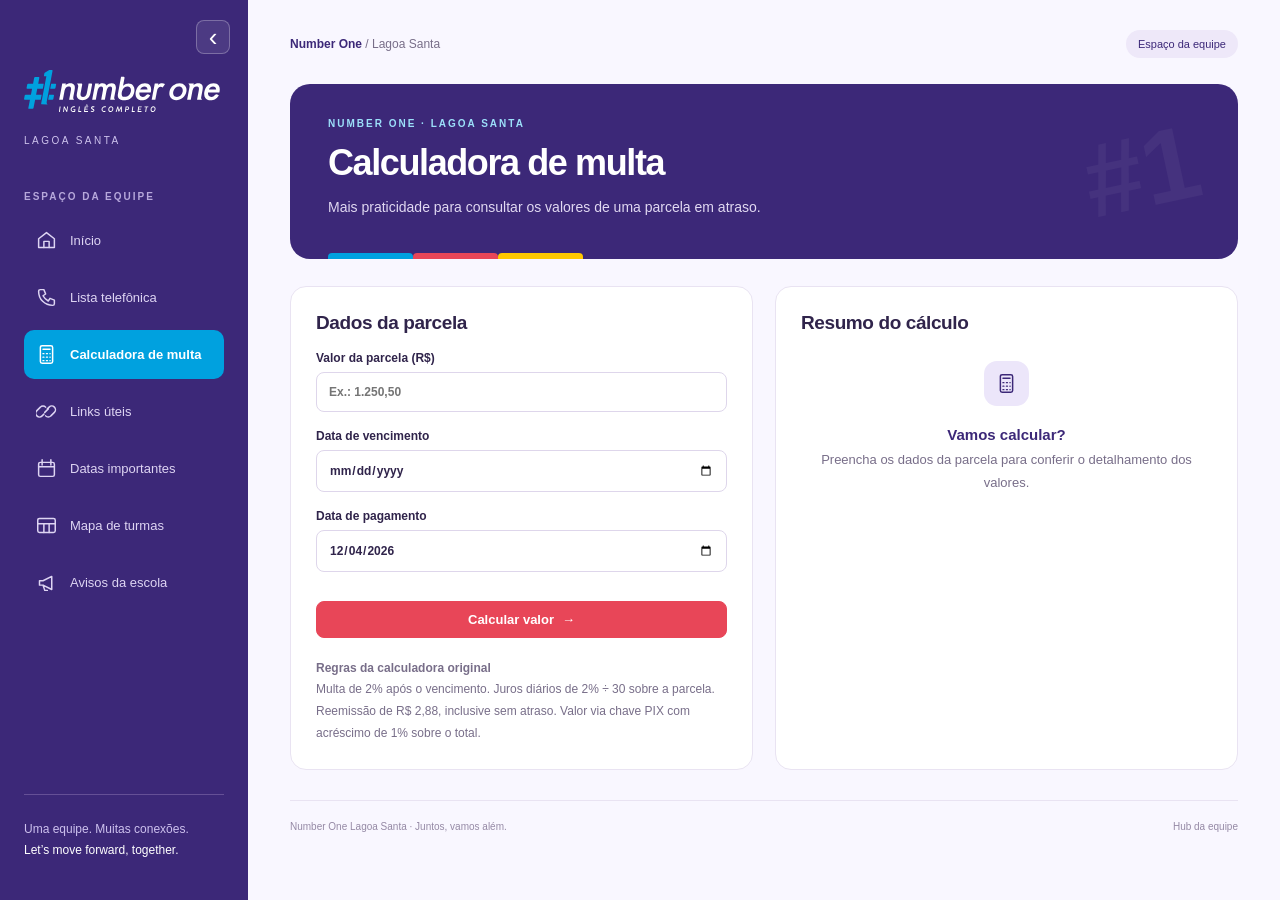
<file: static/calculadora.html>
<!doctype html><html lang="pt-BR"><head><meta charset="utf-8"><meta name="viewport" content="width=device-width,initial-scale=1"><title>Calculadora de multa · Number One Lagoa Santa</title><link rel="stylesheet" href="/static/hub.css?v=14"></head><body data-page="calc"><aside class="sidebar" id="sidebar"></aside><main class="workspace"><div class="topbar"><span><strong>Number One</strong> / Lagoa Santa</span><span class="pill">Espaço da equipe</span></div><header class="hero"><div class="eyebrow">NUMBER ONE · LAGOA SANTA</div><h1>Calculadora de multa</h1><p>Mais praticidade para consultar os valores de uma parcela em atraso.</p><span class="hero-stamp" aria-hidden="true">#1</span></header><div class="page-content calculator-grid"><section class="panel"><h2>Dados da parcela</h2><form id="calculatorForm"><label for="amount">Valor da parcela (R$)<input id="amount" inputmode="decimal" placeholder="Ex.: 1.250,50" required autocomplete="off"></label><label for="dueDate">Data de vencimento<input id="dueDate" type="date" required min="1900-01-01" max="9999-12-31"></label><label for="paymentDate">Data de pagamento<input id="paymentDate" type="date" required min="1900-01-01" max="9999-12-31"></label><button class="primary" type="submit">Calcular valor <span aria-hidden="true">→</span></button></form><div class="status" id="calcStatus" role="alert"></div><div class="rules"><strong>Regras da calculadora original</strong><br>Multa de 2% após o vencimento. Juros diários de 2% ÷ 30 sobre a parcela. Reemissão de R$ 2,88, inclusive sem atraso. Valor via chave PIX com acréscimo de 1% sobre o total.</div></section><section class="panel" aria-live="polite"><h2>Resumo do cálculo</h2><div id="resultEmpty" class="empty-state"><span class="feature-icon" data-icon="calc"></span><strong>Vamos calcular?</strong>Preencha os dados da parcela para conferir o detalhamento dos valores.</div><table class="result-table hidden" id="resultTable"><caption class="muted">Detalhamento da parcela</caption><tbody id="resultBody"></tbody></table></section></div><footer class="footer"><span>Number One Lagoa Santa · Juntos, vamos além.</span><span>Hub da equipe</span></footer></main><script src="/static/shell.js?v=4"></script><script src="/static/calculator.js?v=1"></script></body></html>
</file>
<file: static/hub.css>
:root{--purple:#3c2878;--blue:#00a1df;--coral:#e84658;--yellow:#ffc800;--ink:#30244b;--muted:#786e89;--line:#e9e3f2}*{box-sizing:border-box}body{margin:0;background:#f9f7ff;color:var(--ink);font:15px 'Segoe UI',Arial,sans-serif}a{color:inherit}button,input,textarea{font:inherit}button,a,input,textarea{ -webkit-tap-highlight-color:transparent}button{cursor:pointer}a:focus-visible,button:focus-visible,input:focus-visible,textarea:focus-visible{outline:3px solid var(--blue);outline-offset:4px}.sidebar{position:fixed;inset:0 auto 0 0;width:248px;background:var(--purple);padding:38px 24px;color:#fff;display:flex;flex-direction:column;z-index:2}.logo{width:196px;height:auto}.unit{font-size:10px;letter-spacing:2.5px;color:#cec3ed;margin:20px 0 45px}.nav-label,.eyebrow{font-size:10px;letter-spacing:2px;font-weight:700}.nav-label{color:#b7a8db;margin-bottom:14px}.sidebar nav{display:grid;gap:8px}.sidebar nav a{display:flex;gap:13px;align-items:center;text-decoration:none;padding:14px 12px;border-radius:10px;font-size:13px;color:#ded5f3}.sidebar nav a:hover{background:#50398f}.sidebar nav a.active{background:var(--blue);color:white;font-weight:600}.icon{width:21px;height:21px;fill:none;stroke:currentColor;stroke-width:1.7;stroke-linecap:round;stroke-linejoin:round;flex-shrink:0}.sidebar-footer{margin-top:auto;border-top:1px solid #655096;padding-top:24px;font-size:12px;line-height:1.8;color:#cdc1ee}.sidebar-footer b{color:white;font-weight:500}.workspace{margin-left:248px;padding:30px 42px;max-width:1640px}.topbar{display:flex;justify-content:space-between;align-items:center;margin-bottom:26px;font-size:12px;color:var(--muted);gap:12px}.topbar strong{color:var(--purple)}.pill{background:#eee8f9;padding:8px 12px;border-radius:30px;font-size:11px;color:var(--purple)}.hero{position:relative;background:var(--purple);color:white;border-radius:20px;padding:34px 38px 39px;overflow:hidden}.hero:after{content:'';position:absolute;bottom:0;left:38px;width:85px;height:6px;background:var(--blue);box-shadow:85px 0 var(--coral),170px 0 var(--yellow);border-radius:4px 4px 0 0}.hero .eyebrow{color:#9ce0fa}.hero h1{font-size:36px;letter-spacing:-1.4px;margin:13px 0 12px;font-weight:750}.hero p{font-size:14px;color:#e1d9f2;line-height:1.7;margin:0;max-width:600px}.hero-stamp{position:absolute;right:38px;top:28px;font-size:104px;font-weight:900;color:#ffffff0c;transform:rotate(-12deg);pointer-events:none}.section-heading{display:flex;justify-content:space-between;align-items:center;margin:30px 0 17px;gap:12px}h2{font-size:19px;letter-spacing:-.4px;margin:0}h3{margin:0;font-size:17px}.muted{color:var(--muted);font-size:12px;line-height:1.7}.features{display:grid;grid-template-columns:repeat(3,minmax(0,1fr));gap:17px}.feature{position:relative;display:block;text-decoration:none;background:white;border:1px solid var(--line);border-radius:16px;padding:24px;transition:transform .15s,box-shadow .15s}.feature:hover{transform:translateY(-3px);box-shadow:0 10px 25px #3c287810;border-color:#c0b0dd}.feature-icon{display:grid;place-items:center;width:45px;height:45px;border-radius:13px;background:#ece6fa;color:var(--purple);margin-bottom:23px}.feature:nth-child(2) .feature-icon{background:#e2f4fc;color:#0082b5}.feature:nth-child(3) .feature-icon{background:#ffeaee;color:#d03a50}.feature h3{color:var(--purple)}.feature p{font-size:12px;color:var(--muted);line-height:1.8;min-height:44px;margin:10px 0 19px}.feature-action{font-size:12px;font-weight:650;display:flex;justify-content:space-between;color:var(--purple)}.bottom-grid{display:grid;grid-template-columns:minmax(0,1.4fr) minmax(260px,1fr);gap:22px;margin-top:28px}.panel{background:white;border:1px solid var(--line);border-radius:16px;padding:25px}.panel-title{display:flex;justify-content:space-between;align-items:center;gap:12px;margin-bottom:20px}.calendar-controls{display:flex;align-items:center;gap:7px}button,.button{border:1px solid #e0d8ed;background:white;color:var(--purple);border-radius:8px;padding:10px 14px;text-decoration:none;font-size:13px;display:inline-flex;align-items:center;justify-content:center;gap:8px}button:hover,.button:hover{background:#f3eefb}.primary{background:var(--coral);border-color:var(--coral);color:white;font-weight:600}.primary:hover{background:#d63749}.calendar-controls button{padding:5px 10px}.month-label{font-weight:650;text-transform:capitalize}.weekdays,.calendar-days{display:grid;grid-template-columns:repeat(7,1fr);text-align:center;gap:4px}.weekdays{font-size:10px;color:var(--muted);margin:22px 0 8px}.day{padding:10px 0;font-size:12px;border-radius:8px}.day.weekend{color:#9c90ac}.day.today{background:var(--purple);color:white;font-weight:700}.day.outside{color:#c4bdcf}.calendar-foot{border-top:1px solid var(--line);padding-top:15px;margin-top:14px;color:var(--muted);font-size:11px}.calendar-foot span{display:inline-block;background:var(--purple);width:7px;height:7px;border-radius:50%;margin-right:7px}.quick-links{display:grid;gap:10px}.quick-link{padding:14px;border:1px solid var(--line);border-radius:10px;text-decoration:none;display:flex;align-items:center;justify-content:space-between;gap:12px;font-size:13px;overflow-wrap:anywhere}.quick-link:hover{background:#f9f7ff}.empty-state{text-align:center;padding:27px 15px;color:var(--muted);line-height:1.8;font-size:13px}.empty-state .feature-icon{margin:0 auto 15px}.empty-state strong{display:block;color:var(--purple);font-size:15px}.footer{display:flex;justify-content:space-between;border-top:1px solid var(--line);margin-top:30px;padding-top:20px;color:#9589a5;font-size:10px;gap:12px}.page-content{margin-top:27px}.link-grid{display:grid;grid-template-columns:repeat(2,minmax(0,1fr));gap:16px}.link-card{min-width:0}.link-card h3{overflow-wrap:anywhere}.link-card p{overflow-wrap:anywhere}.link-domain{color:#88799d;font-size:11px;margin-top:10px}.card-actions{display:flex;gap:10px;justify-content:space-between;margin-top:24px}.danger{color:#bc3147}.search{width:100%;max-width:370px;margin:0}.status:not(:empty){background:#fce8ec;color:#98233c;padding:14px 18px;border-radius:10px;margin:18px 0;font-size:13px}label{display:block;font-size:12px;font-weight:600;margin:17px 0}input,textarea{display:block;width:100%;border:1px solid #ded6eb;padding:12px;border-radius:8px;margin-top:7px;background:white;color:var(--ink)}textarea{resize:vertical}dialog{border:0;border-radius:18px;padding:28px;width:480px;max-width:94vw;max-height:90vh;color:var(--ink);box-shadow:0 24px 80px #20113f40}dialog::backdrop{background:#20113f88;backdrop-filter:blur(3px)}.dialog-heading{display:flex;justify-content:space-between;align-items:center}.dialog-heading button{border:0;font-size:22px;padding:0 8px}.form-actions{display:flex;justify-content:flex-end;gap:10px;margin-top:24px}button:disabled{opacity:.55;cursor:wait}.calculator-grid{display:grid;grid-template-columns:minmax(280px,1fr) minmax(280px,1fr);gap:22px}.calculator-grid .primary{width:100%;margin-top:12px}.rules{margin-top:20px;font-size:12px;line-height:1.8;color:var(--muted)}.result-table{width:100%;border-collapse:collapse;font-size:13px}.result-table td{padding:13px 0;border-bottom:1px solid var(--line)}.result-table td:last-child{text-align:right;font-weight:600}.result-table .total td{color:var(--purple);font-size:18px;border-top:2px solid var(--line);padding-top:22px}.result-table .pix td{color:#007fae}.hidden{display:none!important}@media(min-width:1450px){.workspace{padding:38px 60px}.hero{padding:45px}.feature{padding:28px}.hero h1{font-size:42px}}@media(max-width:1100px){.workspace{padding:26px}.sidebar{width:220px;padding:30px 18px}.logo{width:180px}.workspace{margin-left:220px}.feature{padding:18px}.bottom-grid{grid-template-columns:1fr}.hero-stamp{display:none}}@media(max-width:760px){.sidebar{position:static;width:auto;padding:19px 20px}.logo{width:170px}.unit{margin:10px 0 18px}.nav-label,.sidebar-footer{display:none}.sidebar nav{display:flex;flex-wrap:wrap;gap:4px}.sidebar nav a{font-size:11px;padding:9px}.sidebar nav .icon{width:16px}.workspace{margin:0;padding:20px 16px}.topbar{font-size:11px}.hero{padding:26px 24px 32px}.hero h1{font-size:28px}.hero p{font-size:13px}.features{grid-template-columns:1fr}.feature{padding:20px}.feature-icon{margin-bottom:15px}.feature p{min-height:0}.link-grid,.calculator-grid{grid-template-columns:1fr}.section-heading{flex-wrap:wrap}.panel{padding:20px}.panel-title{flex-wrap:wrap}.hero:after{left:24px;width:65px;box-shadow:65px 0 var(--coral),130px 0 var(--yellow)}.footer{line-height:1.7}.search{max-width:none}.day{padding:9px 0}}
.hub-calendar{margin-top:24px}.hub-calendar .day{padding:8px 0}.notice-card{min-height:235px;transition:background-color .5s,color .5s}.notice-card[data-color="purple"]{background:var(--purple);color:white}.notice-card[data-color="blue"]{background:var(--blue);color:#182249}.notice-card[data-color="coral"]{background:var(--coral);color:#231432}.notice-card[data-color="yellow"]{background:var(--yellow);color:#30244b}.notice-card[data-color]:not([data-color="purple"]) .eyebrow,.notice-card[data-color]:not([data-color="purple"]) p{color:inherit}.notice-card h1,.notice-card p{overflow-wrap:anywhere;white-space:pre-wrap;position:relative;z-index:1}.notice-card p{max-width:850px}.notice-card h1{font-size:32px}.notice-editor{max-width:980px}.preview-card{min-height:250px}.preview-placeholder{display:block;opacity:.7;padding:38px 0;font-size:15px;line-height:1.8}.notice-form{margin-top:16px}.editor-meta{display:flex;justify-content:space-between;gap:12px;flex-wrap:wrap}.editor-settings{display:flex;justify-content:space-between;gap:25px;flex-wrap:wrap;margin-top:20px}.editor-settings fieldset{border:0;padding:0;margin:17px 0;min-width:0}.editor-settings legend{font-size:12px;font-weight:600}.color-options{display:flex;gap:16px;flex-wrap:wrap}.color-options label{display:flex;align-items:center;gap:6px;cursor:pointer}.color-options input{width:auto;margin:0;accent-color:var(--purple)}.swatch{width:16px;height:16px;border-radius:50%;display:inline-block}.swatch.purple{background:var(--purple)}.swatch.blue{background:var(--blue)}.swatch.coral{background:var(--coral)}.swatch.yellow{background:var(--yellow)}.notice-summary{white-space:pre-wrap;overflow-wrap:anywhere}.notice-saved{border-top:5px solid var(--purple)}.notice-saved[data-color="blue"]{border-top-color:var(--blue)}.notice-saved[data-color="coral"]{border-top-color:var(--coral)}.notice-saved[data-color="yellow"]{border-top-color:var(--yellow)}.notice-saved h3{overflow-wrap:anywhere}@media(max-width:760px){.notice-card h1{font-size:26px}.notice-card{padding:26px 24px 30px}.editor-settings{display:block}.notice-form .form-actions{flex-wrap:wrap}.hub-calendar .day{padding:8px 0}}@media(prefers-reduced-motion:reduce){.notice-card{transition:none}}
.schedule-grid{display:grid;grid-template-columns:minmax(0,1fr) minmax(0,1fr);gap:20px;align-items:stretch;margin-top:24px}.schedule-grid .hub-calendar{margin-top:0}.schedule-grid .panel{min-width:0}.schedule-grid .calendar-days{gap:1px}.schedule-grid .day{min-width:0;padding:5px 0 2px;min-height:43px}.day{border:0;background:transparent;display:grid;place-items:center;gap:2px;width:100%;min-height:42px;position:relative}.day:hover{background:#f0eafb}.day.today,.day.today:hover{background:var(--purple);color:white}.day.selected:not(.today){background:#eee7fb;color:var(--purple);font-weight:700}.event-dots{height:5px;display:flex;gap:2px;justify-content:center}.event-dot{display:inline-block;width:6px;height:6px;border-radius:50%;background:var(--purple);flex:none}.event-dot.prova,.event-tag.prova{background:var(--coral)}.event-dot.notas,.event-tag.notas{background:var(--blue)}.event-dot.feriado,.event-tag.feriado{background:#8c8099}.event-dot.aulas,.event-tag.aulas{background:#9252c9}.event-dot.segunda_chamada,.event-tag.segunda_chamada{background:#6b9a49}.event-dot.projeto,.event-tag.projeto{background:var(--yellow)}.event-dot.sexta_letiva,.event-tag.sexta_letiva{background:#ad6fc7}.event-dot.encerramento,.event-tag.encerramento{background:var(--purple)}.event-dot.outro,.event-tag.outro{background:#6284a1}.upcoming-list{display:grid;gap:10px;max-height:350px;overflow:auto}.upcoming-item{display:grid;grid-template-columns:55px minmax(0,1fr) 7px;align-items:center;gap:12px;text-decoration:none;border:1px solid var(--line);border-radius:10px;padding:12px;font-size:12px}.upcoming-item:hover{background:#f9f7ff}.upcoming-date{color:var(--purple);font-weight:700;text-transform:capitalize}.upcoming-title{overflow-wrap:anywhere}.calendar-page-grid{display:grid;grid-template-columns:minmax(0,1fr) minmax(0,1fr);gap:20px;margin-top:22px}.calendar-page-grid>.panel{min-width:0}.event-list{display:grid;gap:12px;max-height:520px;overflow:auto}.event-item{border:1px solid var(--line);border-radius:10px;padding:15px;display:grid;gap:8px;overflow-wrap:anywhere}.event-item strong{font-size:13px}.event-item p{white-space:pre-wrap;margin:0}.event-tag{color:#fff;font-size:10px;width:max-content;padding:4px 7px;border-radius:5px}.event-tag.projeto{color:var(--purple)}.event-actions{display:flex;gap:6px}.event-actions button{padding:6px 10px;font-size:11px}.inline-upload{display:flex;align-items:end;gap:12px;flex-wrap:wrap;margin:14px 0}.inline-upload label{margin:0}.inline-upload input{padding:8px}.map-filters{display:grid;grid-template-columns:repeat(4,minmax(0,1fr));gap:12px}.map-filters label{margin:7px 0}.class-list{display:grid;grid-template-columns:repeat(3,minmax(0,1fr));gap:12px;margin-top:22px}.class-card{min-width:0;padding:18px}.class-time{font-size:11px;font-weight:700;color:#0081b2}.class-card h3{color:var(--purple);margin:10px 0}.class-card p{margin:0;overflow-wrap:anywhere}.class-card .card-actions{margin-top:18px}.class-card button{padding:7px 11px}.map-image{display:block;max-width:100%;height:auto;margin:auto;border:1px solid var(--line);border-radius:7px}.form-grid{display:grid;grid-template-columns:1fr 1fr;gap:0 12px}select{display:block;width:100%;border:1px solid #ded6eb;padding:12px;border-radius:8px;margin-top:7px;background:white;color:var(--ink);font:inherit}@media(max-width:1100px){.class-list{grid-template-columns:repeat(2,minmax(0,1fr))}}@media(max-width:760px){.schedule-grid,.calendar-page-grid{grid-template-columns:1fr}.schedule-grid .day{min-height:40px}.map-filters,.class-list,.form-grid{grid-template-columns:1fr 1fr}.upcoming-list{max-height:none}}@media(max-width:480px){.map-filters,.class-list,.form-grid{grid-template-columns:1fr}.upcoming-item{grid-template-columns:50px minmax(0,1fr) 6px}}

@media(min-width:1101px){.features{grid-template-columns:repeat(4,minmax(0,1fr))}}@media(min-width:761px) and (max-width:1100px){.features{grid-template-columns:repeat(2,minmax(0,1fr))}}

/* Compact class map, matching the reference: rooms by time, paired weekdays. */
.timetables{display:grid;gap:24px;margin-top:20px;min-width:0}.timetable-panel{background:white;border:1px solid var(--line);border-radius:16px;overflow:hidden;min-width:0}.timetable-heading{display:flex;align-items:center;justify-content:space-between;gap:12px;padding:18px 20px;background:var(--purple);color:white}.timetable-heading h2{font-size:17px}.timetable-heading>span{font-size:12px;white-space:nowrap}.group-1 .timetable-heading{background:#007eaf}.timetable-scroll{overflow-x:auto;max-width:100%}.timetable{border-collapse:separate;border-spacing:0;width:100%;table-layout:fixed;min-width:540px;font-size:12px}.timetable th,.timetable td{border-bottom:1px solid var(--line);border-right:1px solid var(--line);text-align:center;padding:5px;height:47px}.timetable th{background:#f4f0fa;color:var(--purple);font-weight:700}.timetable thead th{height:38px}.timetable th:first-child{width:70px;position:sticky;left:0;z-index:1;background:#f4f0fa}.timetable td:last-child,.timetable th:last-child{border-right:0}.timetable tbody tr:last-child>*{border-bottom:0}.timetable-class{display:flex;flex-direction:column;gap:2px;text-align:center;width:100%;padding:6px 4px;border:0;border-left:3px solid var(--purple);border-radius:6px;background:#eee7fa;color:var(--purple);font-size:12px;min-height:38px;overflow-wrap:anywhere}.timetable-class span{font-size:10px;font-weight:400}.timetable-class:hover{background:#e0d3f4}.group-1 .timetable-class{background:#e2f4fc;border-left-color:var(--blue);color:#00698f}.group-1 .timetable-class:hover{background:#cbeefa}.empty-slot{color:#c9c0d6}.class-teacher{font-style:italic}.map-reference summary{cursor:pointer;color:var(--purple);font-weight:600;font-size:13px}.map-reference[open] summary{margin-bottom:20px}.sr-only{position:absolute;width:1px;height:1px;padding:0;margin:-1px;overflow:hidden;clip:rect(0,0,0,0);white-space:nowrap;border:0}.upcoming-item{grid-template-columns:78px minmax(0,1fr) 7px}.upcoming-date{font-size:11px;line-height:1.6}.hub-calendar .panel-title{flex-wrap:wrap}#deleteClass{margin-right:auto}@media(max-width:760px){.timetable-heading{padding:16px}.timetable-heading h2{font-size:15px}.timetable-scroll:after{content:'Deslize para consultar todos os horários →';display:block;padding:10px 14px;color:var(--muted);font-size:11px}.timetable{min-width:540px}.timetable-class{font-size:11px}.upcoming-item{grid-template-columns:72px minmax(0,1fr) 7px}}

/* The shared team calendar is the primary home workspace. */
body[data-page="home"] .workspace{max-width:none;padding:24px 28px}body[data-page="home"] .notice-card{min-height:140px;padding:20px 28px 24px}body[data-page="home"] .notice-card h1{font-size:24px;margin:8px 0}body[data-page="home"] .notice-card p{font-size:13px}body[data-page="home"] .hero-stamp{font-size:70px;top:12px}.agenda-heading{margin:26px 0 10px}.agenda-heading h1{font-size:30px;letter-spacing:-1px;margin:7px 0;color:var(--purple)}.agenda-heading p{margin:0;font-size:14px}.agenda-heading .eyebrow,.selected-day-panel .eyebrow{color:var(--purple)}.agenda-heading .primary{padding:13px 20px;white-space:nowrap}.agenda-sync{font-size:11px;color:var(--muted)}body[data-page="home"] .schedule-grid{grid-template-columns:minmax(0,1fr) 310px;gap:20px;margin-top:16px;align-items:start}.agenda-side{display:grid;gap:18px;min-width:0}body[data-page="home"] .hub-calendar{padding:20px;border-top:4px solid var(--purple)}body[data-page="home"] .month-label{font-size:25px;color:var(--purple);margin-top:20px}body[data-page="home"] .weekdays{margin-top:20px}body[data-page="home"] .calendar-days{gap:0;border:1px solid var(--line);border-radius:10px;overflow:hidden}body[data-page="home"] .calendar-days .day{display:flex;flex-direction:column;align-items:stretch;justify-content:flex-start;min-height:112px;padding:7px 4px;border-radius:0;border-right:1px solid var(--line);border-bottom:1px solid var(--line);gap:6px;color:var(--ink)}body[data-page="home"] .day>span:first-child{align-self:flex-end;font-weight:600;padding:3px 5px;border-radius:6px}body[data-page="home"] .day.today{background:#f4efff}body[data-page="home"] .day.today>span:first-child{background:var(--purple);color:white}body[data-page="home"] .day.selected{box-shadow:inset 0 0 0 2px var(--blue);background:#f1faff}body[data-page="home"] .day.outside{background:#faf9fc;color:#b0a7bc}body[data-page="home"] .day .event-dots{display:none}.calendar-event-labels{display:grid;gap:4px;text-align:left;min-width:0}.calendar-event-chip{display:block;padding:4px;border-radius:4px;background:#ece5f8;color:var(--purple);font-size:10px;line-height:1.3;overflow:hidden;text-overflow:ellipsis;white-space:nowrap;border-left:3px solid var(--purple)}.calendar-event-chip.prova{background:#ffeaee;border-color:var(--coral);color:#98233c}.calendar-event-chip.notas{background:#e2f4fc;border-color:var(--blue);color:#00698f}.calendar-event-chip.projeto{background:#fff5c7;border-color:var(--yellow)}.calendar-more{font-size:10px;color:var(--muted);padding-left:3px}.upcoming-panel{border-top:4px solid var(--coral)}body[data-page="home"] .upcoming-panel .panel-title{margin-bottom:8px;flex-wrap:wrap}body[data-page="home"] .upcoming-list{max-height:430px}body[data-page="home"] .upcoming-item{grid-template-columns:1fr 8px;gap:6px;padding:14px}body[data-page="home"] .upcoming-date{grid-column:1/-1}body[data-page="home"] .upcoming-title{font-weight:650;font-size:14px}.selected-day-panel h2{font-size:17px;margin:10px 0 16px}.selected-day-panel .event-list{max-height:360px}.selected-day-panel>.button{margin-top:15px;width:100%}body[data-page="home"] .features .feature{padding:18px}body[data-page="home"] .feature-icon{margin-bottom:12px}@media(max-width:1250px) and (min-width:761px){body[data-page="home"] .schedule-grid{grid-template-columns:minmax(0,1fr)}.agenda-side{grid-template-columns:1fr 1fr}}@media(max-width:760px){body[data-page="home"] .workspace{padding:20px 12px}body[data-page="home"] .schedule-grid{grid-template-columns:minmax(0,1fr)}.agenda-side{grid-template-columns:1fr}.agenda-heading h1{font-size:27px}.agenda-heading{align-items:start}.agenda-heading .primary{width:100%}body[data-page="home"] .hub-calendar{padding:12px}body[data-page="home"] .calendar-days .day{min-height:88px;padding:5px 2px}.calendar-event-chip{font-size:9px;padding:3px 2px;border-left-width:2px;white-space:normal;display:-webkit-box;-webkit-line-clamp:2;-webkit-box-orient:vertical}body[data-page="home"] .month-label{font-size:22px}body[data-page="home"] .notice-card{padding:18px 22px 24px}}

body[data-page="home"] .calendar-event-chip{white-space:normal;display:-webkit-box;-webkit-line-clamp:2;-webkit-box-orient:vertical;font-size:11px;line-height:1.35}body[data-page="home"] .calendar-days{grid-template-columns:repeat(7,minmax(0,1fr))}@media(max-width:760px){body[data-page="home"] .calendar-event-chip{font-size:9px}}

.sidebar{padding-top:70px}.sidebar-toggle{position:absolute;right:18px;top:20px;width:34px;height:34px;padding:0;border:1px solid #ffffff44;background:#ffffff16;color:white;font-size:26px;line-height:1}.sidebar-toggle:hover{background:#ffffff30}.sidebar-collapsed .sidebar{width:76px;padding:70px 12px 24px}.sidebar-collapsed .sidebar-brand,.sidebar-collapsed .unit,.sidebar-collapsed .nav-label,.sidebar-collapsed .sidebar-footer,.sidebar-collapsed .nav-text{display:none}.sidebar-collapsed .sidebar nav a{justify-content:center;padding:13px 8px}.sidebar-collapsed .workspace{margin-left:76px}.sidebar-collapsed .sidebar-toggle{right:21px}.day-events-dialog{width:580px}.day-events-dialog .dialog-heading{gap:16px;margin-bottom:20px}.day-events-dialog h2{line-height:1.4}.day-dialog-events{display:grid;gap:14px}.day-events-dialog .event-item{padding:18px}.observation-label{font-size:11px;font-weight:700;color:var(--purple);margin-top:6px}.event-item .event-observations{color:var(--ink);font-size:14px;line-height:1.7;white-space:pre-wrap;overflow-wrap:anywhere}@media(max-width:760px){.sidebar{padding-top:22px}.sidebar-toggle{top:18px;right:20px}.sidebar-brand{display:block;padding-right:45px}.sidebar-collapsed .sidebar{width:100%;min-height:64px;padding:0}.sidebar-collapsed .sidebar-toggle{top:15px;right:20px}.sidebar-collapsed .sidebar nav{display:none}.sidebar-collapsed .workspace{margin-left:0}.day-events-dialog{padding:22px}.day-events-dialog h2{font-size:17px}}

.event-dot.daa,.event-tag.daa{background:var(--blue)}.event-dot.secretaria,.event-tag.secretaria{background:var(--coral)}.event-dot.administrativo,.event-tag.administrativo{background:var(--purple)}.event-dot.coordenacao,.event-tag.coordenacao{background:var(--yellow);color:var(--purple)}.calendar-event-chip.daa{background:#e2f4fc;border-color:var(--blue);color:#00698f}.calendar-event-chip.secretaria{background:#ffeaee;border-color:var(--coral);color:#98233c}.calendar-event-chip.administrativo{background:#ece5f8;border-color:var(--purple)}.calendar-event-chip.coordenacao{background:#fff5c7;border-color:var(--yellow);color:var(--purple)}

.event-item.is-completed{background:#f5f2fa;border-color:#c9bddf}.event-item.is-completed>strong{text-decoration:line-through;color:var(--muted)}.calendar-event-chip.is-completed{opacity:.6;text-decoration:line-through}.completion-button{justify-self:start;margin-top:8px;font-size:12px}

/* Spacious day details while keeping the controls visible. */
.day-events-dialog{width:1000px;max-width:96vw;height:90vh;max-height:94vh;padding:28px;overflow:hidden}.day-events-dialog[open]{display:flex;flex-direction:column}.day-events-dialog>.dialog-heading{flex:none;margin-bottom:18px}.day-events-dialog>.day-dialog-events{flex:1;min-height:0;overflow-y:auto;align-content:start;padding-right:8px}.day-events-dialog>.form-actions{flex:none;margin-top:18px;padding-top:14px;border-top:1px solid var(--line)}@media(max-width:760px){.day-events-dialog{width:96vw;height:92dvh;max-height:94dvh;padding:20px}.day-events-dialog>.day-dialog-events{padding-right:4px}}

/* Wide calendar followed by a prominent shared agenda overview. */
body[data-page="home"] .schedule-grid{grid-template-columns:minmax(0,1fr);gap:24px}.agenda-side{grid-template-columns:minmax(0,1fr) minmax(0,1fr);gap:24px;align-items:stretch}body[data-page="home"] .agenda-side>.panel{padding:26px}body[data-page="home"] .agenda-side h2{font-size:22px}body[data-page="home"] .agenda-side .muted{font-size:13px}body[data-page="home"] .upcoming-list{max-height:390px;grid-template-columns:repeat(2,minmax(0,1fr));align-content:start}body[data-page="home"] .upcoming-item{padding:17px;min-width:0}body[data-page="home"] .upcoming-title{font-size:16px;line-height:1.5}body[data-page="home"] .upcoming-date{font-size:13px}.selected-day-panel .event-list{max-height:390px}.selected-day-panel .event-item strong{font-size:16px}.selected-day-panel .event-observations{font-size:15px}.selected-day-panel .event-list:empty{display:none}body[data-page="home"] .hub-calendar .calendar-days .day{min-height:108px}body[data-page="home"] .calendar-event-chip{font-size:12px;padding:5px 6px}body[data-page="home"] .selected-day-panel h2{margin-top:12px;margin-bottom:20px}@media(max-width:760px){.agenda-side{grid-template-columns:minmax(0,1fr);gap:18px}body[data-page="home"] .agenda-side>.panel{padding:20px}body[data-page="home"] .agenda-side h2{font-size:20px}body[data-page="home"] .upcoming-list{grid-template-columns:minmax(0,1fr)}body[data-page="home"] .hub-calendar .calendar-days .day{min-height:88px}body[data-page="home"] .calendar-event-chip{font-size:9px;padding:3px 2px}}

/* Keep navigation reachable in short desktop windows. */
@media(min-width:761px){.sidebar{overflow-y:auto;overflow-x:hidden;overscroll-behavior-y:contain;scrollbar-width:thin;scrollbar-color:#a797d5 var(--purple)}.sidebar>*{flex-shrink:0}.sidebar-footer{margin-top:auto;flex-shrink:0}.sidebar::-webkit-scrollbar{width:8px}.sidebar::-webkit-scrollbar-thumb{background:#a797d5;border:2px solid var(--purple);border-radius:8px}.sidebar::-webkit-scrollbar-track{background:var(--purple)}}

/* Team agenda controls, weekly lanes and list view. */
.calendar-toolbar{display:flex;justify-content:space-between;gap:12px;flex-wrap:wrap;margin:16px 0}.view-buttons{display:flex;gap:5px;padding:4px;background:#f0eafa;border-radius:10px}.view-buttons button{border:0;background:transparent}.view-buttons button.active{background:var(--purple);color:white}.calendar-filters{display:grid;grid-template-columns:repeat(4,minmax(120px,1fr)) minmax(170px,1.4fr);gap:12px}.calendar-filters label{margin:0;min-width:0}.calendar-filters select,.calendar-filters input{padding:10px;font-size:12px;min-width:0}.calendar-overview{display:flex;gap:10px;align-items:center;flex-wrap:wrap;margin:18px 0}.overview-today{background:#e4f5fd;border-color:#b7e5f8;color:#00698f;font-weight:700}.overview-overdue{background:#ffebef;border-color:#f3c4cc;color:#98233c;font-weight:700}.calendar-days.team-calendar{display:block!important;overflow:hidden}.calendar-week{display:grid;grid-template-columns:repeat(7,minmax(0,1fr));grid-auto-rows:minmax(28px,auto);min-height:112px;gap:4px 2px;padding:4px 0 10px;align-content:start;border-bottom:1px solid var(--line);background:repeating-linear-gradient(to right,transparent 0,transparent calc(100% / 7 - 1px),var(--line) calc(100% / 7 - 1px),var(--line) calc(100% / 7))}.calendar-week:last-child{border-bottom:0}.calendar-date{display:block;justify-self:stretch;align-self:start;text-align:right;margin:0 3px;padding:5px 7px;border:0;background:transparent;color:var(--ink);font-size:13px;min-width:0}.calendar-date.today{color:white;background:var(--purple);font-weight:700}.calendar-date.selected{outline:2px solid var(--blue);outline-offset:-2px}.calendar-date.outside{color:#afa4bd}.calendar-span{justify-content:flex-start;text-align:left;min-width:0;overflow:hidden;overflow-wrap:anywhere;padding:5px 7px;margin:0 3px;border:0;border-left:3px solid var(--purple);border-radius:5px;background:#eee7fa;color:var(--purple);font-size:12px;line-height:1.4;white-space:normal}.calendar-span.prova,.calendar-span.secretaria{border-color:var(--coral);background:#ffe9ee;color:#98233c}.calendar-span.notas,.calendar-span.daa{border-color:var(--blue);background:#e2f4fc;color:#00698f}.calendar-span.projeto,.calendar-span.coordenacao{border-color:var(--yellow);background:#fff5c7}.calendar-span.is-completed{opacity:.65;text-decoration:line-through}.calendar-span.overdue{box-shadow:inset 0 -2px #e84658}.team-calendar[data-view="week"] .calendar-week{min-height:210px}.team-calendar[data-view="list"]{border:0!important}.calendar-list-entry{display:grid;grid-template-columns:125px minmax(0,1fr) auto;gap:7px 15px;text-align:left;width:100%;padding:16px;margin-bottom:10px;justify-content:stretch;align-items:center}.calendar-list-entry>.muted{grid-column:2}.calendar-list-entry>.event-state{grid-column:3;grid-row:1/3}.list-date{grid-row:1/3;color:var(--purple);font-weight:700}.event-state{display:inline-block;width:max-content;font-size:11px;border-radius:5px;padding:4px 8px;background:#eee7fa;color:var(--purple)}.event-state.overdue{background:#ffe5ea;color:#98233c}.event-state.today{background:#dff3fc;color:#00698f}.event-state.completed{background:#e8e4f0;color:#625378}.event-tags{display:flex;flex-wrap:wrap;gap:8px;align-items:center}.event-meta{font-size:13px;color:var(--ink);line-height:1.5}.event-item.overdue{border-left:3px solid var(--coral)}#eventDialog{width:650px}#recurrenceHelp,#seriesEditHelp{padding:12px;background:#f3eefb;border-radius:8px}.calendar-page-grid{grid-template-columns:minmax(0,1.5fr) minmax(270px,1fr)}.calendar-page-grid .calendar-filters{grid-template-columns:repeat(2,minmax(0,1fr))}.calendar-page-grid .calendar-filters label:last-child{grid-column:1/-1}@media(max-width:1100px){.calendar-filters{grid-template-columns:repeat(3,minmax(0,1fr))}.calendar-page-grid{grid-template-columns:minmax(0,1fr)}}@media(max-width:760px){.calendar-filters{grid-template-columns:repeat(2,minmax(0,1fr))}.calendar-filters label:last-child{grid-column:1/-1}.calendar-span{font-size:10px;padding:4px 2px;margin:0 1px;border-left-width:2px}.calendar-date{padding:5px 2px;font-size:12px}.calendar-overview>.muted{width:100%}.calendar-list-entry{grid-template-columns:1fr;gap:8px}.calendar-list-entry>*{grid-column:1!important;grid-row:auto!important}.calendar-week{min-height:96px}.calendar-page-grid{grid-template-columns:minmax(0,1fr)}}

/* Place period navigation directly above the calendar grid. */
.calendar-period-header{display:flex;align-items:center;justify-content:space-between;gap:16px;flex-wrap:wrap;margin:24px 0 0;padding:22px 0 20px;border-top:1px solid var(--line)}
.calendar-period-header .month-label,body[data-page="home"] .calendar-period-header .month-label{display:flex;align-items:center;gap:12px;flex-wrap:wrap;margin:0;color:var(--purple);text-transform:none;line-height:1.2}
.calendar-month-name{font-size:32px;font-weight:750;letter-spacing:-1px}
.calendar-month-name::first-letter{text-transform:uppercase}
.calendar-year{font-size:17px;font-weight:600;letter-spacing:.5px;color:#74658f;background:#f1edf8;border:1px solid #e5ddf2;border-radius:8px;padding:6px 10px}
.calendar-period-header .calendar-controls{display:flex;align-items:center;gap:6px;margin:0;padding:5px;background:#f5f2fb;border:1px solid var(--line);border-radius:13px}
.calendar-period-header .calendar-controls button{min-width:40px;height:40px;padding:0 12px;background:white;border:1px solid #e2d9ef;border-radius:9px;font-size:24px;line-height:1;color:var(--purple);transition:background .15s,box-shadow .15s}
.calendar-period-header .calendar-controls #today{min-width:70px;font-size:14px;font-weight:650;background:var(--purple);border-color:var(--purple);color:white}
.calendar-period-header .calendar-controls button:hover{background:#eae3f6;box-shadow:0 2px 5px #3c287814}
.calendar-period-header .calendar-controls #today:hover{background:#50368e}
.calendar-period-header+.weekdays,body[data-page="home"] .calendar-period-header+.weekdays{margin:0;padding:13px 0;background:#f3eff9;border:1px solid #ded5ec;border-bottom:0;border-radius:12px 12px 0 0;color:#66527f;font-size:11px;font-weight:700;letter-spacing:1px}
.calendar-days.team-calendar,body[data-page="home"] .calendar-days.team-calendar{border:1px solid #ded5ec;border-radius:0 0 12px 12px;background:white}
.calendar-week{border-bottom-color:#e3dbee;min-height:118px;padding-top:8px;gap:6px 2px;background:repeating-linear-gradient(to right,transparent 0,transparent calc(100% / 7 - 1px),#e9e2f1 calc(100% / 7 - 1px),#e9e2f1 calc(100% / 7))}
.calendar-date{justify-self:end;min-width:32px;min-height:32px;margin:0 6px;padding:6px;text-align:center;font-size:14px;font-weight:600;border-radius:9px}
.calendar-date:hover{background:#f1ebfa;color:var(--purple)}
.calendar-date.today{background:var(--purple);color:white;box-shadow:0 3px 8px #3c287826}
.calendar-date.selected:not(.today){background:#e7f6fd;color:#006c95}
.calendar-span{padding:7px 9px;margin:0 4px;font-weight:550;border-radius:6px;line-height:1.45}
.calendar-span:hover{filter:brightness(.97);outline:1px solid #3c287833;outline-offset:0}
.calendar-foot{padding-top:16px}
@media(max-width:760px){.calendar-period-header{gap:14px;padding:18px 0 16px;margin-top:20px}.calendar-month-name{font-size:27px;letter-spacing:-.7px}.calendar-year{font-size:15px;padding:5px 8px}.calendar-period-header .calendar-controls{padding:4px}.calendar-period-header .calendar-controls button{height:38px;min-width:38px}.calendar-period-header+.weekdays,body[data-page="home"] .calendar-period-header+.weekdays{font-size:10px;letter-spacing:.3px}.calendar-date{min-width:28px;min-height:28px;margin:0 3px;padding:5px 3px;font-size:12px}.calendar-week{min-height:98px}.calendar-span{padding:5px 3px;margin:0 2px;font-size:10px}}
</file>
